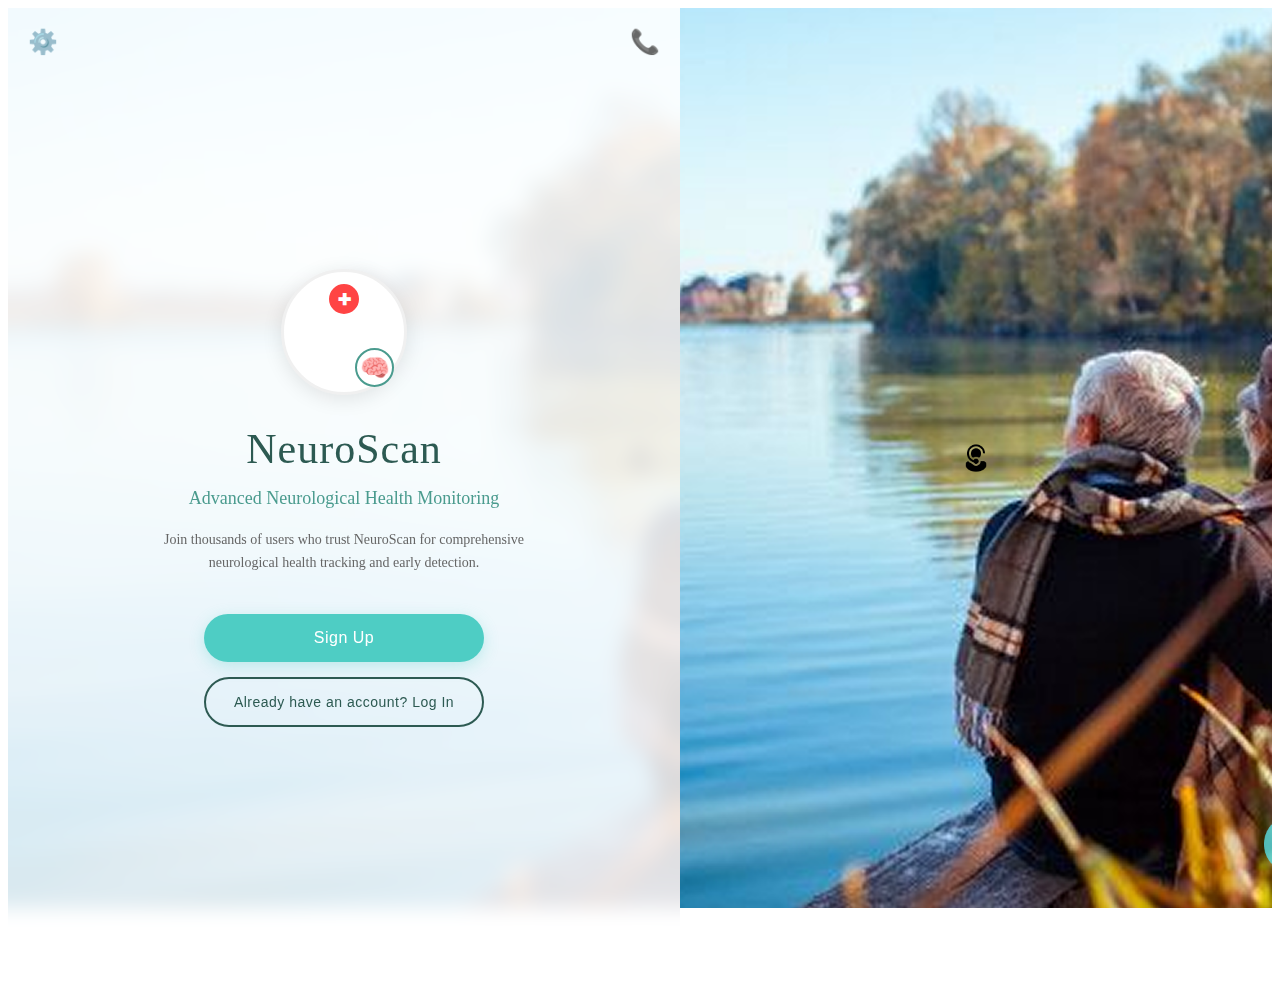
<file: index.html>
<!DOCTYPE html>
<html lang="en">

<head>
    <meta charset="UTF-8">
    <meta name="viewport" content="width=device-width, initial-scale=1.0">
    <title>NeuroScan</title>
    <link rel="stylesheet" href="css/landing.css">
</head>

<body>
    <div class="landing-container">
        <div class="landing-left-panel">
            <div class="settings-icon">⚙️</div>
            <div class="phone-icon">📞</div>

            <div class="landing-content">
                <div class="logo-container">
                    <div class="logo-circle">
                        <div class="medical-cross">✚</div>
                        <div class="brain-icon">🧠</div>
                    </div>
                </div>

                <h1 class="title">NeuroScan</h1>
                <h2 class="subtitle">Advanced Neurological Health Monitoring</h2>
                <p class="description">
                    Join thousands of users who trust NeuroScan for
                    comprehensive neurological health tracking and early
                    detection.
                </p>

                <div class="button-container">
                    <button class="btn btn-signup-main" onclick="handleSignUpRedirect()">Sign Up</button>
                    <button class="btn btn-login-link" onclick="handleLoginRedirect()">Already have an account? Log
                        In</button>
                </div>
            </div>
        </div>

        <div class="landing-right-panel"></div>
    </div>

    <script src="js/landing.js"></script>
</body>

</html>
</file>
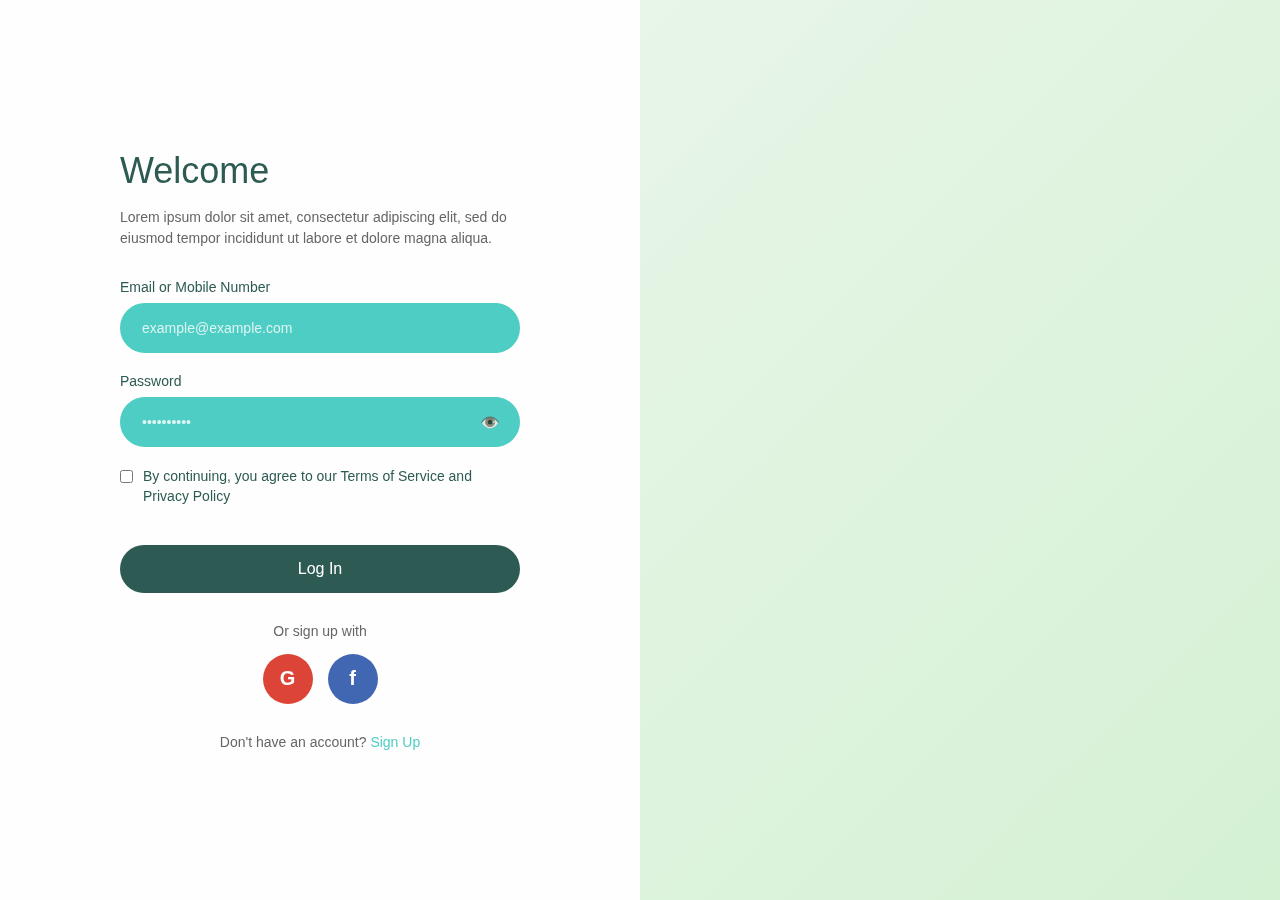
<file: login.html>
<!DOCTYPE html>
<html lang="en">
<head>
    <meta charset="UTF-8">
    <meta name="viewport" content="width=device-width, initial-scale=1.0">
    <title>NeuroScan - Login</title>
    <link rel="stylesheet" href="css/login.css">
</head>
<body>
    <div class="login-container">
        <div class="login-left-panel">
            <div class="login-content">
                <h1 class="welcome-title">Welcome</h1>
                <p class="welcome-description">
                    Lorem ipsum dolor sit amet, consectetur adipiscing elit, sed do 
                    eiusmod tempor incididunt ut labore et dolore magna aliqua.
                </p>
                
                <form class="login-form" onsubmit="handleLoginSubmit(event)">
                    <div class="form-group">
                        <label for="email">Email or Mobile Number</label>
                        <input 
                            type="text" 
                            id="email" 
                            name="email" 
                            placeholder="example@example.com"
                            required
                        >
                    </div>
                    
                    <div class="form-group">
                        <label for="password">Password</label>
                        <div class="password-input-container">
                            <input 
                                type="password" 
                                id="password" 
                                name="password" 
                                placeholder="••••••••••"
                                required
                            >
                            <button type="button" class="password-toggle" onclick="togglePassword()">
                                👁️
                            </button>
                        </div>
                    </div>
                    
                    <div class="form-group checkbox-group">
                        <input type="checkbox" id="terms" name="terms" required>
                        <label for="terms" class="checkbox-label">
                            By continuing, you agree to our Terms of Service and Privacy Policy
                        </label>
                    </div>
                    
                    <button type="submit" class="btn btn-login-submit">Log In</button>
                </form>
                
                <div class="social-login">
                    <p class="social-text">Or sign up with</p>
                    <div class="social-buttons">
                        <button class="social-btn google-btn" onclick="handleGoogleLogin()">
                            <span class="google-icon">G</span>
                        </button>
                        <button class="social-btn facebook-btn" onclick="handleFacebookLogin()">
                            <span class="facebook-icon">f</span>
                        </button>
                    </div>
                </div>
                
                <div class="signup-link">
                    <p>Don't have an account? <a href="#" onclick="handleSignUpRedirect()">Sign Up</a></p>
                </div>
            </div>
        </div>
        
        <div class="login-right-panel"></div>
    </div>
    
    <script src="js/login.js"></script>
</body>
</html>
</file>
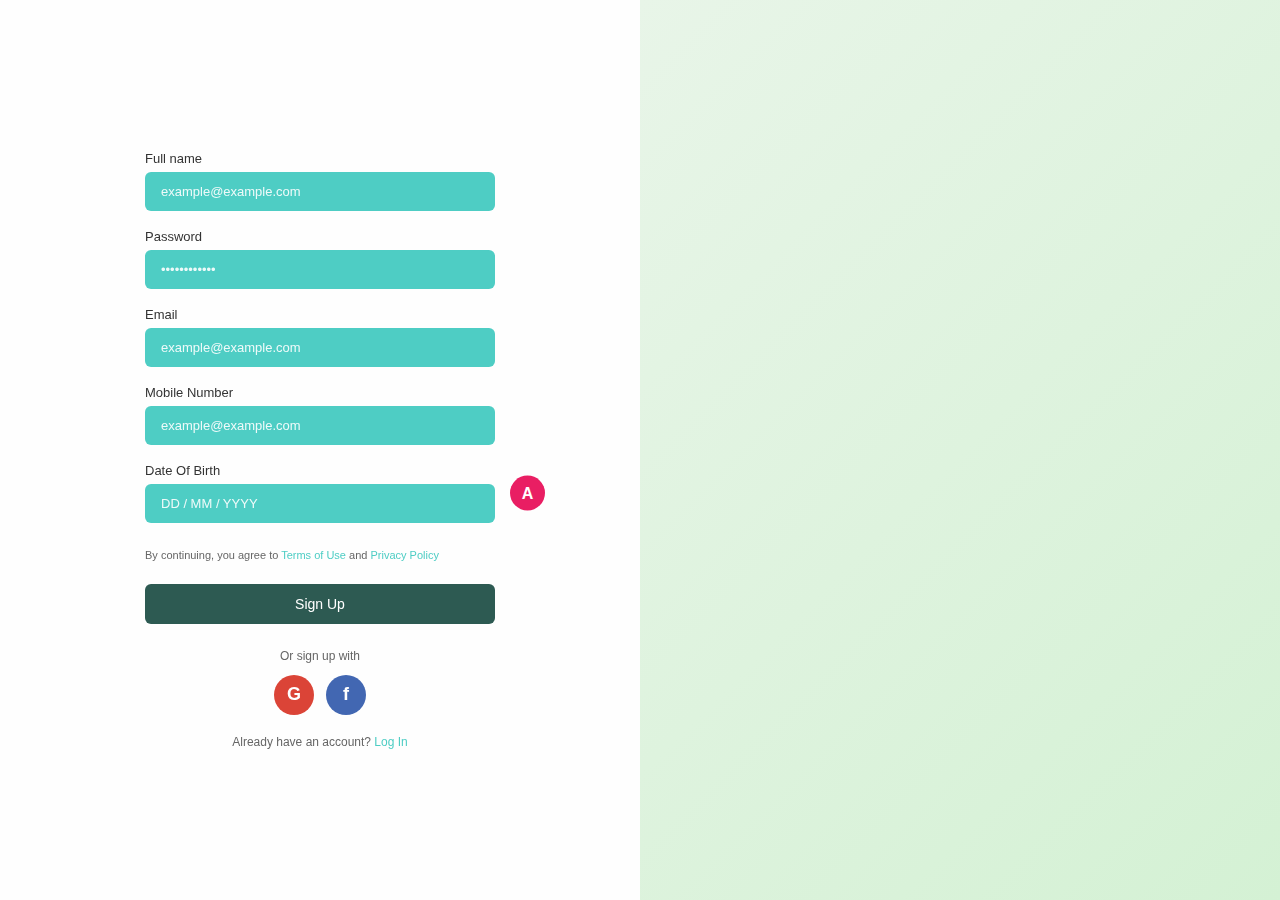
<file: signup.html>
<!DOCTYPE html>
<html lang="en">
<head>
    <meta charset="UTF-8">
    <meta name="viewport" content="width=device-width, initial-scale=1.0">
    <title>NeuroScan - Sign Up</title>
    <link rel="stylesheet" href="css/signup.css">
</head>
<body>
    <div class="signup-container">
        <div class="signup-left-panel">
            <div class="signup-content">
                <form class="signup-form" onsubmit="handleSignupSubmit(event)">
                    <div class="form-group">
                        <label for="fullName">Full name</label>
                        <input 
                            type="text" 
                            id="fullName" 
                            name="fullName" 
                            placeholder="example@example.com"
                            required
                        >
                    </div>
                    
                    <div class="form-group">
                        <label for="password">Password</label>
                        <input 
                            type="password" 
                            id="password" 
                            name="password" 
                            placeholder="••••••••••••"
                            required
                        >
                    </div>
                    
                    <div class="form-group">
                        <label for="email">Email</label>
                        <input 
                            type="email" 
                            id="email" 
                            name="email" 
                            placeholder="example@example.com"
                            required
                        >
                    </div>
                    
                    <div class="form-group">
                        <label for="mobile">Mobile Number</label>
                        <input 
                            type="tel" 
                            id="mobile" 
                            name="mobile" 
                            placeholder="example@example.com"
                            required
                        >
                    </div>
                    
                    <div class="form-group">
                        <label for="dateOfBirth">Date Of Birth</label>
                        <input 
                            type="text" 
                            id="dateOfBirth" 
                            name="dateOfBirth" 
                            placeholder="DD / MM / YYYY"
                            required
                        >
                        <div class="help-button">
                            <button type="button" class="help-btn" onclick="showHelp()">A</button>
                        </div>
                    </div>
                    
                    <div class="terms-text">
                        <p>By continuing, you agree to <a href="#">Terms of Use</a> and <a href="#">Privacy Policy</a></p>
                    </div>
                    
                    <button type="submit" class="btn btn-signup-submit">Sign Up</button>
                </form>
                
                <div class="social-signup">
                    <p class="social-text">Or sign up with</p>
                    <div class="social-buttons">
                        <button class="social-btn google-btn" onclick="handleGoogleSignup()">
                            <span class="google-icon">G</span>
                        </button>
                        <button class="social-btn facebook-btn" onclick="handleFacebookSignup()">
                            <span class="facebook-icon">f</span>
                        </button>
                    </div>
                </div>
                
                <div class="login-link">
                    <p>Already have an account? <a href="login.html">Log In</a></p>
                </div>
            </div>
        </div>
        
        <div class="signup-right-panel">
            <!-- Background image will be added here later -->
        </div>
    </div>
    
    <script src="js/signup.js"></script>
</body>
</html>
</file>
<file: css/landing.css>
.landing-container {
  position: relative;
  width: 100%;
  height: 100vh;
  background-image: url("../img/background.png");
  background-size: cover;
  background-position: center;
  background-repeat: no-repeat;
  display: flex;
}

.landing-left-panel {
  width: 50%;
  height: 100vh;
  background: rgba(255, 255, 255, 0.85);
  backdrop-filter: blur(10px);
  display: flex;
  flex-direction: column;
  align-items: center;
  justify-content: center;
  position: relative;
  padding: 40px;
}

.landing-right-panel {
  width: 50%;
  height: 100vh;
  background-image: url("../img/background.png");
  background-size: cover;
  background-position: center;
  background-repeat: no-repeat;
}

.settings-icon,
.phone-icon {
  position: absolute;
  top: 20px;
  font-size: 24px;
  color: #4a9b8e;
  cursor: pointer;
  z-index: 10;
  opacity: 0.8;
  transition: opacity 0.3s ease;
}

.settings-icon {
  left: 20px;
}

.phone-icon {
  right: 20px;
}

.settings-icon:hover,
.phone-icon:hover {
  opacity: 1;
}

.landing-content {
  text-align: center;
  z-index: 5;
  max-width: 400px;
}

.logo-container {
  margin-bottom: 30px;
}

.logo-circle {
  width: 120px;
  height: 120px;
  background: white;
  border-radius: 50%;
  margin: 0 auto;
  display: flex;
  align-items: center;
  justify-content: center;
  position: relative;
  box-shadow: 0 4px 20px rgba(0, 0, 0, 0.1);
  border: 3px solid #f0f0f0;
}

.logo-image {
  width: 80px;
  height: 80px;
  background-image: url("../img/neuroscan.jpg");
  background-size: contain;
  background-position: center;
  background-repeat: no-repeat;
  border-radius: 50%;
}

.medical-cross {
  position: absolute;
  top: 10px;
  left: 50%;
  transform: translateX(-50%);
  background: #ff4444;
  color: white;
  width: 30px;
  height: 30px;
  border-radius: 50%;
  display: flex;
  align-items: center;
  justify-content: center;
  font-size: 16px;
  font-weight: bold;
  border: 2px solid white;
}

.brain-icon {
  position: absolute;
  bottom: 5px;
  right: 10px;
  color: #4a9b8e;
  font-size: 24px;
  background: white;
  border-radius: 50%;
  width: 35px;
  height: 35px;
  display: flex;
  align-items: center;
  justify-content: center;
  border: 2px solid #4a9b8e;
}

.title {
  font-size: 42px;
  color: #2d5a52;
  margin-bottom: 15px;
  font-weight: 400;
  letter-spacing: 1px;
}

.subtitle {
  font-size: 18px;
  color: #4a9b8e;
  margin-bottom: 20px;
  font-weight: 500;
}

.description {
  font-size: 14px;
  color: #666;
  line-height: 1.6;
  margin-bottom: 40px;
  text-align: center;
}

.button-container {
  display: flex;
  flex-direction: column;
  gap: 15px;
  align-items: center;
}

.btn {
  width: 280px;
  padding: 15px 24px;
  border: none;
  border-radius: 25px;
  font-size: 16px;
  font-weight: 500;
  cursor: pointer;
  transition: all 0.3s ease;
  letter-spacing: 0.5px;
}

.btn-signup-main {
  background: #4ecdc4;
  color: white;
  box-shadow: 0 4px 15px rgba(78, 205, 196, 0.3);
}

.btn-signup-main:hover {
  background: #45b7aa;
  transform: translateY(-2px);
  box-shadow: 0 6px 20px rgba(78, 205, 196, 0.4);
}

.btn-login-link {
  background: transparent;
  color: #2d5a52;
  border: 2px solid #2d5a52;
  font-size: 14px;
}

.btn-login-link:hover {
  background: #2d5a52;
  color: white;
  transform: translateY(-2px);
}

/* Responsive Design */
@media (max-width: 768px) {
  .landing-container {
    flex-direction: column;
  }

  .landing-left-panel,
  .landing-right-panel {
    width: 100%;
    height: 50vh;
  }

  .landing-content {
    max-width: 100%;
    padding: 20px;
  }

  .title {
    font-size: 32px;
    margin-bottom: 10px;
  }

  .subtitle {
    font-size: 16px;
    margin-bottom: 15px;
  }

  .description {
    font-size: 13px;
    margin-bottom: 30px;
  }

  .logo-circle {
    width: 100px;
    height: 100px;
  }

  .logo-image {
    width: 70px;
    height: 70px;
  }

  .medical-cross {
    width: 25px;
    height: 25px;
    font-size: 14px;
  }

  .brain-icon {
    width: 30px;
    height: 30px;
    font-size: 20px;
  }

  .btn {
    width: 250px;
    padding: 12px 20px;
  }
}

@media (max-width: 480px) {
  .title {
    font-size: 28px;
  }

  .subtitle {
    font-size: 14px;
  }

  .btn {
    width: 220px;
    padding: 10px 18px;
    font-size: 14px;
  }
}
</file>
<file: css/login.css>
* {
  margin: 0;
  padding: 0;
  box-sizing: border-box;
}

body {
  font-family: "Arial", sans-serif;
  height: 100vh;
  overflow: hidden;
}

.login-container {
  position: relative;
  width: 100%;
  height: 100vh;
  display: flex;
  background: #f5f5f5;
}

.login-left-panel {
  width: 50%;
  height: 100vh;
  background: rgba(255, 255, 255, 0.9);
  backdrop-filter: blur(10px);
  display: flex;
  align-items: center;
  justify-content: center;
  padding: 40px;
}

.login-right-panel {
  width: 50%;
  height: 100vh;
  background: linear-gradient(135deg, #e8f5e8, #d4f1d4);
  background-size: cover;
  background-position: center;
  background-repeat: no-repeat;
}

.login-content {
  width: 100%;
  max-width: 400px;
}

.welcome-title {
  font-size: 36px;
  color: #2d5a52;
  margin-bottom: 15px;
  font-weight: 500;
}

.welcome-description {
  color: #666;
  font-size: 14px;
  line-height: 1.5;
  margin-bottom: 30px;
}

.login-form {
  width: 100%;
}

.form-group {
  margin-bottom: 20px;
}

.form-group label {
  display: block;
  color: #2d5a52;
  font-size: 14px;
  font-weight: 500;
  margin-bottom: 8px;
}

.form-group input[type="text"],
.form-group input[type="email"],
.form-group input[type="password"] {
  width: 100%;
  padding: 15px 20px;
  border: 2px solid #4ecdc4;
  border-radius: 25px;
  font-size: 14px;
  background: #4ecdc4;
  color: white;
  outline: none;
  transition: all 0.3s ease;
}

.form-group input[type="text"]::placeholder,
.form-group input[type="email"]::placeholder,
.form-group input[type="password"]::placeholder {
  color: rgba(255, 255, 255, 0.8);
}

.form-group input[type="text"]:focus,
.form-group input[type="email"]:focus,
.form-group input[type="password"]:focus {
  border-color: #45b7aa;
  background: #45b7aa;
}

.password-input-container {
  position: relative;
}

.password-toggle {
  position: absolute;
  right: 15px;
  top: 50%;
  transform: translateY(-50%);
  background: none;
  border: none;
  color: rgba(255, 255, 255, 0.8);
  cursor: pointer;
  font-size: 16px;
  padding: 5px;
}

.password-toggle:hover {
  color: white;
}

.checkbox-group {
  display: flex;
  align-items: flex-start;
  gap: 10px;
}

.checkbox-group input[type="checkbox"] {
  margin-top: 3px;
  accent-color: #4ecdc4;
}

.checkbox-label {
  font-size: 12px;
  color: #666;
  line-height: 1.4;
  cursor: pointer;
}

.btn-login-submit {
  width: 100%;
  padding: 15px 24px;
  background: #2d5a52;
  color: white;
  border: none;
  border-radius: 25px;
  font-size: 16px;
  font-weight: 500;
  cursor: pointer;
  transition: all 0.3s ease;
  margin-top: 10px;
}

.btn-login-submit:hover {
  background: #1e3d36;
  transform: translateY(-2px);
}

.social-login {
  margin: 30px 0;
  text-align: center;
}

.social-text {
  color: #666;
  font-size: 14px;
  margin-bottom: 15px;
}

.social-buttons {
  display: flex;
  justify-content: center;
  gap: 15px;
}

.social-btn {
  width: 50px;
  height: 50px;
  border-radius: 50%;
  border: none;
  cursor: pointer;
  display: flex;
  align-items: center;
  justify-content: center;
  font-size: 20px;
  font-weight: bold;
  transition: all 0.3s ease;
}

.google-btn {
  background: #db4437;
  color: white;
}

.google-btn:hover {
  background: #c23321;
  transform: translateY(-2px);
}

.facebook-btn {
  background: #4267b2;
  color: white;
}

.facebook-btn:hover {
  background: #365899;
  transform: translateY(-2px);
}

.signup-link {
  text-align: center;
  margin-top: 20px;
}

.signup-link p {
  color: #666;
  font-size: 14px;
}

.signup-link a {
  color: #4ecdc4;
  text-decoration: none;
  font-weight: 500;
}

.signup-link a:hover {
  color: #45b7aa;
  text-decoration: underline;
}
</file>
<file: css/signup.css>
* {
  margin: 0;
  padding: 0;
  box-sizing: border-box;
}

body {
  font-family: "Arial", sans-serif;
  height: 100vh;
  overflow: hidden;
}

.signup-container {
  position: relative;
  width: 100%;
  height: 100vh;
  display: flex;
  background: #f5f5f5;
}

.signup-left-panel {
  width: 50%;
  height: 100vh;
  background: rgba(255, 255, 255, 0.85);
  backdrop-filter: blur(10px);
  display: flex;
  align-items: center;
  justify-content: center;
  padding: 60px 40px;
  overflow-y: auto;
}

.signup-right-panel {
  width: 50%;
  height: 100vh;
  background: linear-gradient(135deg, #e8f5e8, #d4f1d4);
  background-size: cover;
  background-position: center;
  background-repeat: no-repeat;
}

.signup-content {
  width: 100%;
  max-width: 350px;
}

.signup-form {
  width: 100%;
}

.form-group {
  margin-bottom: 18px;
  position: relative;
}

.form-group label {
  display: block;
  color: #333;
  font-size: 13px;
  font-weight: 500;
  margin-bottom: 6px;
}

.form-group input[type="text"],
.form-group input[type="email"],
.form-group input[type="tel"],
.form-group input[type="password"] {
  width: 100%;
  padding: 12px 16px;
  border: none;
  border-radius: 6px;
  font-size: 13px;
  background: #4ecdc4;
  color: white;
  outline: none;
  transition: all 0.3s ease;
}

.form-group input[type="text"]::placeholder,
.form-group input[type="email"]::placeholder,
.form-group input[type="tel"]::placeholder,
.form-group input[type="password"]::placeholder {
  color: rgba(255, 255, 255, 0.9);
  font-size: 13px;
}

.form-group input[type="text"]:focus,
.form-group input[type="email"]:focus,
.form-group input[type="tel"]:focus,
.form-group input[type="password"]:focus {
  background: #45b7aa;
}

.help-button {
  position: absolute;
  right: -50px;
  top: 50%;
  transform: translateY(-50%);
}

.help-btn {
  width: 35px;
  height: 35px;
  border-radius: 50%;
  background: #e91e63;
  color: white;
  border: none;
  font-size: 16px;
  font-weight: bold;
  cursor: pointer;
  transition: all 0.3s ease;
}

.help-btn:hover {
  background: #c2185b;
  transform: scale(1.1);
}

.terms-text {
  margin: 25px 0 20px 0;
  text-align: left;
}

.terms-text p {
  font-size: 11px;
  color: #666;
  line-height: 1.4;
}

.terms-text a {
  color: #4ecdc4;
  text-decoration: none;
}

.terms-text a:hover {
  text-decoration: underline;
}

.btn-signup-submit {
  width: 100%;
  padding: 12px 24px;
  background: #2d5a52;
  color: white;
  border: none;
  border-radius: 6px;
  font-size: 14px;
  font-weight: 500;
  cursor: pointer;
  transition: all 0.3s ease;
  margin-bottom: 25px;
}

.btn-signup-submit:hover {
  background: #1e3d36;
  transform: translateY(-1px);
}

.social-signup {
  text-align: center;
  margin-bottom: 20px;
}

.social-text {
  color: #666;
  font-size: 12px;
  margin-bottom: 12px;
}

.social-buttons {
  display: flex;
  justify-content: center;
  gap: 12px;
}

.social-btn {
  width: 40px;
  height: 40px;
  border-radius: 50%;
  border: none;
  cursor: pointer;
  display: flex;
  align-items: center;
  justify-content: center;
  font-size: 18px;
  font-weight: bold;
  transition: all 0.3s ease;
}

.google-btn {
  background: #db4437;
  color: white;
}

.google-btn:hover {
  background: #c23321;
  transform: translateY(-2px);
}

.facebook-btn {
  background: #4267b2;
  color: white;
}

.facebook-btn:hover {
  background: #365899;
  transform: translateY(-2px);
}

.login-link {
  text-align: center;
}

.login-link p {
  color: #666;
  font-size: 12px;
}

.login-link a {
  color: #4ecdc4;
  text-decoration: none;
  font-weight: 500;
}

.login-link a:hover {
  color: #45b7aa;
  text-decoration: underline;
}

/* Position help button relative to date field */
.form-group:last-of-type {
  position: relative;
}

/* Responsive Design */
@media (max-width: 768px) {
  .signup-container {
    flex-direction: column;
  }

  .signup-left-panel,
  .signup-right-panel {
    width: 100%;
    height: auto;
    min-height: 50vh;
  }

  .signup-left-panel {
    padding: 30px 20px;
  }

  .signup-content {
    max-width: 100%;
  }

  .help-button {
    right: -40px;
  }

  .help-btn {
    width: 30px;
    height: 30px;
    font-size: 14px;
  }

  .social-buttons {
    gap: 10px;
  }

  .social-btn {
    width: 35px;
    height: 35px;
    font-size: 16px;
  }
}

@media (max-width: 480px) {
  .signup-left-panel {
    padding: 20px 15px;
  }

  .form-group input[type="text"],
  .form-group input[type="email"],
  .form-group input[type="tel"],
  .form-group input[type="password"] {
    padding: 10px 14px;
    font-size: 12px;
  }

  .btn-signup-submit {
    padding: 10px 20px;
    font-size: 13px;
  }

  .help-button {
    right: -35px;
  }

  .help-btn {
    width: 28px;
    height: 28px;
    font-size: 12px;
  }
}

/* Error states */
.form-group input.error {
  border-color: #ff4444 !important;
  background: #ffebee !important;
  color: #d32f2f !important;
}

.error-message {
  color: #ff4444;
  font-size: 10px;
  margin-top: 4px;
  margin-left: 5px;
}
</file>
